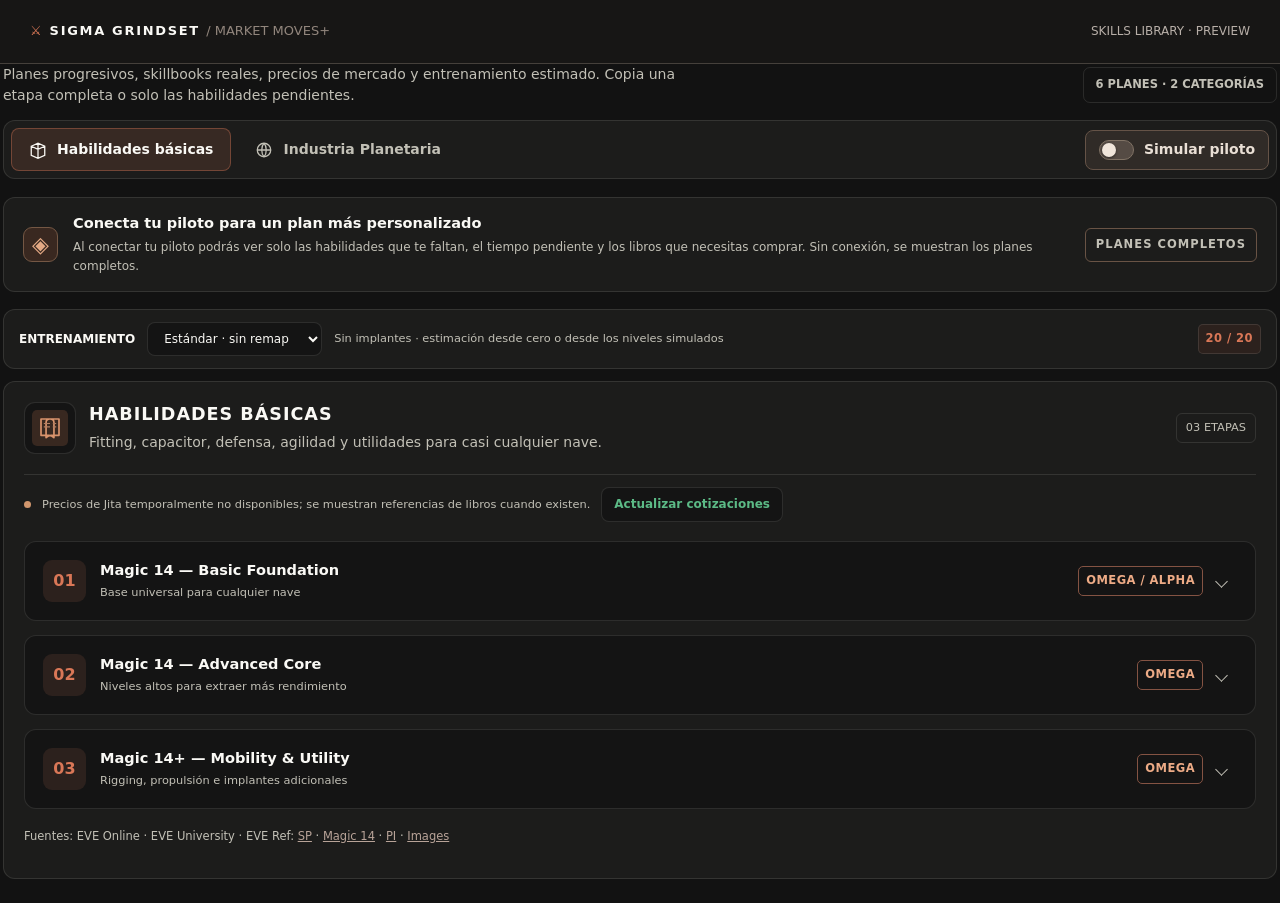
<file: src/skills_preview.html>
<!doctype html><html lang="es"><head><meta charset="utf-8"><meta name="viewport" content="width=device-width,initial-scale=1"><title>Market Moves+ | Skills</title><style>
:root{--bg:#121211;--panel:#201f1e;--card:#292725;--ink:#eee9e4;--muted:#aaa49e;--line:#494039;--accent:#da855d;--green:#81c7a0;--blue:#97b8d9;font-family:Inter,'Segoe UI',Arial,sans-serif;color:var(--ink);color-scheme:dark}*{box-sizing:border-box}body{margin:0;background:radial-gradient(ellipse at 70% -12%,#3d342d 0%,transparent 42%),linear-gradient(145deg,#171615,#0f1010);min-height:100vh}button{font:inherit;cursor:pointer}button:focus-visible,summary:focus-visible,input:focus-visible{outline:2px solid #e9ab87;outline-offset:3px}header{min-height:64px;border-bottom:1px solid #45403b;background:#181716ed;display:flex;align-items:center;justify-content:space-between;padding:0 max(24px,calc((100vw - 1220px)/2));gap:20px}.brand{font-weight:800;letter-spacing:.13em;font-size:13px}.brand span{color:var(--accent)}.top-right{display:flex;gap:12px;align-items:center;font-size:12px;color:#b8afa8}.top-right button{background:#302722;color:#eacbb5;border:1px solid #664838;border-radius:8px;padding:9px 14px}.wrap{max-width:1240px;margin:auto;padding:36px 24px 90px}.eyebrow{color:var(--accent);font-size:11.5px;font-weight:800;letter-spacing:.2em}.heading{display:flex;justify-content:space-between;align-items:end;gap:20px;margin:8px 0 25px}.heading h1{font-size:clamp(30px,4vw,44px);margin:8px 0;font-weight:800;letter-spacing:-.035em}.heading p{color:#b9b1aa;line-height:1.55;margin:0;max-width:690px}.badge{border:1px solid #5a5047;border-radius:7px;color:#d4b99f;font-size:11.5px;font-weight:800;padding:8px 12px;white-space:nowrap}.layout{display:grid;grid-template-columns:235px minmax(0,1fr);gap:18px}.sidebar,.main{border:1px solid #433d37;background:#1e1c1bdb;border-radius:15px;box-shadow:0 12px 38px #0005}.sidebar{padding:17px;height:max-content}.side-title{font-size:11.5px;letter-spacing:.14em;color:#908880;font-weight:800;margin:8px 8px 15px}.tab{display:flex;gap:12px;align-items:center;width:100%;text-align:left;background:none;border:1px solid transparent;color:#c2bbb5;border-radius:9px;padding:13px 11px;margin-bottom:7px;font-weight:650}.tab svg{width:21px;height:21px;flex:none}.tab.active{color:#f2d6c7;background:linear-gradient(90deg,#503023,#302422);border-color:#85513c}.tab:not(.active):hover{background:#2b2927}.sidebar-note{margin-top:24px;border-top:1px solid #403b37;padding:17px 9px 4px;color:#a99f97;font-size:12px;line-height:1.65}.main{padding:23px}.category-head{display:flex;align-items:center;gap:13px;padding-bottom:22px;border-bottom:1px solid #49423d}.skillbook{width:52px;height:52px;object-fit:contain;border-radius:11px;background:#372822;border:1px solid #6c4a3c;padding:7px}.category-head h2{margin:0;font-size:21px}.category-head p{margin:6px 0 0;color:#a9a29c;font-size:13px}.category-head .count{margin-left:auto;color:var(--muted);font-size:12px}.steps{display:grid;gap:12px;margin-top:19px}details{border:1px solid #49413c;border-radius:11px;background:#252322;overflow:hidden}details[open]{border-color:#87543e;background:#272422}summary{list-style:none;cursor:pointer;display:grid;grid-template-columns:42px minmax(0,1fr) auto 16px;gap:14px;align-items:center;padding:18px}summary::-webkit-details-marker{display:none}.num{display:grid;place-items:center;border-radius:9px;background:#39302b;color:#ebb18c;font-weight:800;height:42px}.step-heading strong{display:block;font-size:15px}.step-heading small{display:block;color:#a6a09a;margin-top:5px;line-height:1.4}.step-meta{display:flex;gap:8px;align-items:center}.pill{border:1px solid #5d554f;color:#c5bab0;border-radius:5px;padding:5px 7px;font-size:11.5px;font-weight:800;text-transform:uppercase;letter-spacing:.04em}.pill.omega{border-color:#845343;color:#edab86}.pill.alpha{border-color:#396453;color:#9fe1b7}.chev{width:8px;height:8px;border-right:2px solid #d5a27f;border-bottom:2px solid #d5a27f;transform:rotate(45deg)}details[open] .chev{transform:rotate(225deg)}.content{padding:0 19px 20px;border-top:1px solid #433c36}.content>p{color:#c5bcb5;font-size:13px;line-height:1.7;max-width:790px}.stats{display:grid;grid-template-columns:repeat(3,minmax(0,1fr));gap:11px;margin:17px 0}.stat{background:#1e1c1b;border:1px solid #443d36;padding:13px;border-radius:9px}.stat small{color:#aaa199;display:block;font-size:11.5px;margin-bottom:7px}.stat strong{font-size:14px}.content-grid{display:grid;grid-template-columns:minmax(0,1.1fr) minmax(240px,.9fr);gap:15px}.copybox,.notes{border:1px solid #494039;border-radius:10px;background:#191817}.boxhead{display:flex;align-items:center;gap:12px;justify-content:space-between;padding:13px 15px;border-bottom:1px solid #3b3530}.boxhead b{font-size:12px}.copy{border:1px solid #86543e;background:#493024;color:#ffdac6;padding:8px 12px;border-radius:7px;font-size:12px;font-weight:750}.copy:hover{background:#67402f}.copy.alt{background:#242b27;color:#a1ddbb;border-color:#456c55}.skills-text{padding:14px 16px;margin:0;font:12px/1.8 Consolas,'Courier New',monospace;color:#e5ddd6;white-space:pre-wrap;overflow-wrap:anywhere;max-height:340px;overflow:auto}.notes{padding:17px}.notes b{display:block;color:#edd0bb;font-size:13px;margin-bottom:12px}.notes p,.notes li{font-size:12px;color:#bdb4ac;line-height:1.65}.notes ul{padding-left:17px}.alert{border-left:3px solid #d58662;background:#392b25;padding:11px 12px;color:#e6c0aa;font-size:12px;line-height:1.55;margin-top:14px}.footline{display:flex;justify-content:space-between;align-items:center;gap:12px;margin-top:15px;flex-wrap:wrap;font-size:11.5px;color:#9e958f}.footer{margin-top:20px;font-size:12px;color:#918880;text-align:center}.mobile-tip{display:none}@media(max-width:900px){.layout{grid-template-columns:1fr}.sidebar{display:flex;gap:8px;align-items:center;flex-wrap:wrap}.side-title{width:100%;margin:0 6px}.tab{width:auto;margin:0}.sidebar-note{margin:0;padding:4px;border:0}.content-grid{grid-template-columns:1fr}}@media(max-width:610px){header{padding:12px 18px}.top-right{display:none}.wrap{padding:25px 13px}.main{padding:13px}.heading{display:block}.badge{display:inline-block;margin-top:12px}.stats{grid-template-columns:1fr}.step-meta .pill:nth-child(2){display:none}summary{grid-template-columns:35px minmax(0,1fr) auto 10px;gap:7px;padding:12px}.num{height:35px}.step-heading strong{font-size:13px}.step-heading small{font-size:11.5px}.category-head .count{display:none}.content{padding:0 12px 14px}}

.connection{display:grid;grid-template-columns:minmax(0,1fr) auto;gap:15px;align-items:center;border:1px solid #72503c;border-radius:13px;padding:17px 20px;background:linear-gradient(115deg,#302720,#211e1c);margin:0 0 20px;box-shadow:0 10px 30px #0003}
.connection strong{font-size:15px;display:block;margin-bottom:5px}.connection p{font-size:12px;color:#c5b7ab;line-height:1.55;margin:0}.connection button{background:#ad6748;border:1px solid #c5815d;color:#fff3eb;padding:11px 18px;border-radius:9px;font-weight:750;white-space:nowrap}.connection button:hover{background:#c27954}
.connection.demo{border-color:#477660;background:linear-gradient(115deg,#23392e,#1d2420)}.connection.demo button{background:#2b4537;border-color:#4a775c}
.progressline{display:flex;align-items:center;justify-content:space-between;gap:15px;margin:13px 0 5px;font-size:12px;color:#b9aba0}.progressbar{height:5px;background:#3e3933;border-radius:8px;overflow:hidden}.progressbar i{display:block;height:100%;background:#89c8a0;transition:width .2s ease}.plan-filter{font-size:12px;color:#9fd5b2;font-weight:650;display:block;margin-top:7px}.pill.done{color:#94dab2;border-color:#41634d}.stat strong.green{color:#a3d9ae}
@media(max-width:670px){.connection{grid-template-columns:1fr}.connection button{width:100%}}

/* Skills v2: identical main-column hierarchy and dark theme, no side navigation. */
:root{--panel:#201e1d;--surface:#252321;--border:#46403b}
.wrap{max-width:1330px;padding:29px 28px 75px}
.heading{margin-bottom:22px}.heading h1{font-size:38px}.heading p{max-width:760px}
.category-strip{display:flex;align-items:center;gap:8px;padding:9px 11px;background:#171615ea;border:1px solid #4c443d;border-radius:12px;margin:0 0 18px;box-shadow:0 8px 28px #0005}
.category-strip .strip-home{flex:0 0 34px;height:34px;display:grid;place-items:center;color:#aea298;background:#2b2725;border-radius:8px;border:1px solid #50443b}
.category-strip .tabs{display:flex;gap:7px;flex:1;min-width:0;flex-wrap:wrap}
.category-strip .tab{margin:0;width:auto;padding:10px 17px;gap:10px;white-space:nowrap}
.category-strip .tab svg{height:18px;width:18px}
.category-strip .tools{display:flex;align-items:center;gap:9px}
.category-strip .lang-btn,.category-strip .tiny-btn{background:#282522;border:1px solid #4b423b;color:#d8c6b9;font-weight:750;border-radius:8px;font-size:12px;padding:10px 12px}
.category-strip .lang-btn.active{background:#513224;border-color:#905b3d;color:#fbe2d3}
.main{min-width:0;padding:25px 28px}
.category-head{padding-bottom:20px}.category-head h2{font-size:20px;letter-spacing:.055em}
.category-head .count{border:1px solid #5b4a41;padding:6px 9px;border-radius:6px}
.steps{gap:14px}.steps>details{border-radius:12px}.steps>details[open]{border-color:#986146}
.steps>details>summary{min-height:77px;grid-template-columns:43px minmax(0,1fr) auto 20px}
.content{padding:19px 20px 21px}.content>p{margin-top:0}
.stack-title{font-size:11.5px;font-weight:850;letter-spacing:.12em;color:#df9c79;margin:0 0 11px;display:flex;align-items:center;gap:9px}
.stats{grid-template-columns:repeat(4,minmax(0,1fr))}.stat{min-height:72px}.stat.highlight{border-color:#956347;background:#332721;box-shadow:inset 0 0 0 1px #81513950}
.content-grid{grid-template-columns:minmax(0,1.09fr) minmax(275px,.91fr);margin-top:12px}
.notes{padding:17px 18px}.notes ul{margin-bottom:8px}
.copybox{overflow:hidden}.copybox .skills-text{max-height:320px}.copybox .copy-actions{display:flex;gap:7px;align-items:center;flex-wrap:wrap}
.plan-name-row{padding:12px 15px;border-bottom:1px solid #39312e;display:grid;grid-template-columns:1fr auto;gap:12px;align-items:center;color:#a7a09a;font-size:11.5px}
.plan-name-row strong{display:block;font-size:13px;color:#e8cfbd;margin-bottom:5px}
.books-panel{margin-top:17px;border:1px solid #4a403a;border-radius:11px;background:#1d1b1a;padding:16px}
.books-panel .book-intro{display:flex;align-items:center;justify-content:space-between;gap:13px;margin-bottom:13px;flex-wrap:wrap}
.books-panel .book-intro p{font-size:11.5px;color:#a69d95;margin:2px 0;max-width:670px;line-height:1.5}
.book-items{display:grid;grid-template-columns:repeat(3,minmax(0,1fr));gap:8px}
.book-card{min-width:0;display:grid;grid-template-columns:34px 1fr;align-items:center;gap:9px;background:#292523;border:1px solid #4b413a;border-radius:9px;padding:9px}
.book-card img,.skill-mini{image-rendering:auto;height:33px;width:33px;object-fit:contain;background:#171616;border:1px solid #4c3d36;border-radius:6px;padding:3px}
.book-card .book-name{font-size:11.5px;font-weight:750;line-height:1.3;color:#e7d8ce;overflow-wrap:anywhere}
.book-card .book-price{display:block;margin-top:4px;color:#91d1ad;font-size:11.5px;font-weight:700;letter-spacing:.01em}
.book-card .book-sub{display:block;color:#938a81;font-size:11.5px;margin-top:2px}
.detail-panel{margin-top:17px}.skill-list{border:1px solid #4b413a;border-radius:10px;overflow:hidden;background:#1d1c1b}
.skill-row{border:0;border-bottom:1px solid #3d3732;border-radius:0;background:none}.skill-row:last-child{border-bottom:0}.skill-row[open]{background:#272321;border-color:#76513e}
.skill-row>summary{padding:12px 15px;display:grid;grid-template-columns:35px minmax(0,1fr) auto 13px;align-items:center;gap:10px}
.skill-row .skill-label{min-width:0}.skill-row .skill-label b{display:block;font-size:13px}.skill-row .skill-label small{font-size:11.5px;display:block;margin-top:4px;color:#a9a19c}
.skill-row .level{background:#3a2d28;color:#edb38c;border:1px solid #604536;border-radius:6px;padding:5px 8px;font-size:11.5px;font-weight:800;white-space:nowrap}
.skill-row .trained{background:#294535;color:#9fddb8;border-color:#426d55}
.skill-description{padding:0 16px 15px 60px;color:#c4b9b0;font-size:12px;line-height:1.7}
.skill-description p{margin:7px 0 10px}.skill-facts{display:flex;gap:8px;flex-wrap:wrap}.skill-facts span{border:1px solid #5c4c41;color:#c6aba0;border-radius:5px;font-size:11.5px;padding:5px 8px}
.skill-advise{border-left:2px solid #c27a56;padding:8px 11px;background:#342823;margin-top:10px}
.content .stat .value{font-variant-numeric:tabular-nums}.muted{color:#a99e93}.omega-note{color:#f0b391}
.connection{margin-bottom:17px;padding:16px 19px}.connection button{background:#a45e3d}
.model-bar{display:flex;justify-content:space-between;gap:12px;align-items:center;padding:12px 15px;margin:10px 0 12px;border:1px solid #4a4038;border-radius:10px;background:#262220;flex-wrap:wrap}
.model-bar .model-left{display:flex;align-items:center;gap:12px;flex-wrap:wrap}
.model-bar .model-left small{font-size:11.5px;color:#afa59e}
.model-bar select{background:#171716;color:#efe1d5;border:1px solid #5d4a41;border-radius:7px;padding:8px 12px;font-size:12px}
.model-bar .pill{font-size:11.5px}.model-bar .legend{color:#ad9e91;font-size:11.5px}
.remap-detail{display:block;font-size:11.5px;line-height:1.5;color:#ad9a8c;margin-top:4px}
.statusline{display:flex;gap:11px;align-items:center;flex-wrap:wrap;margin-top:12px;font-size:11.5px;color:#a69b90}
.statusline .dot{height:7px;width:7px;border-radius:50%;background:#d0966d;display:inline-block}
.source-links{font-size:11.5px;line-height:1.65;color:#998f85;margin-top:18px}
.source-links a{color:#b8a398}
.copy:disabled{opacity:.45;cursor:not-allowed}
@media(max-width:1050px){.book-items{grid-template-columns:repeat(2,minmax(0,1fr))}.content-grid{grid-template-columns:1fr}}
@media(max-width:750px){.wrap{padding:20px 12px 65px}.category-strip{flex-wrap:wrap}.category-strip .tools{margin-left:auto}.main{padding:15px}.stats{grid-template-columns:repeat(2,minmax(0,1fr))}.book-items{grid-template-columns:1fr}.heading h1{font-size:32px}.category-head .count{display:none}}
@media(max-width:480px){.stats{grid-template-columns:1fr 1fr}.step-meta{display:none}.steps>details>summary{grid-template-columns:35px minmax(0,1fr) 13px}.num{height:35px}.content{padding:15px 12px}.skill-row>summary{padding:11px 9px;gap:7px}.skill-description{padding-left:16px}.model-bar{align-items:flex-start}}

/* Preview: simulation in the same category subheader; language remains a global Setting. */
.category-strip .tools{margin-left:auto;flex:0 0 auto}
.category-strip .sim-toggle{display:inline-flex;align-items:center;justify-content:center;gap:10px;
  white-space:nowrap;min-height:40px;padding:7px 13px;color:#e9dfd5;background:#302b27;
  border:1px solid #655347;border-radius:10px;font-weight:700;font-size:12px}
.category-strip .sim-toggle:hover{border-color:#a9785e;background:#37302a}
.sim-switch-track{width:35px;height:20px;border-radius:99px;background:#554b44;border:1px solid #817365;
  display:block;position:relative;flex:none;transition:background .17s}
.sim-switch-thumb{position:absolute;left:2px;top:2px;width:14px;height:14px;border-radius:50%;
  background:#f0e5da;box-shadow:0 1px 3px #0007;transition:transform .17s}
.sim-toggle[aria-checked="true"]{background:#2e4035;border-color:#5c886d;color:#d7f4df}
.sim-toggle[aria-checked="true"] .sim-switch-track{background:#43815c;border-color:#67a47c}
.sim-toggle[aria-checked="true"] .sim-switch-thumb{transform:translateX(15px)}
.connection{grid-template-columns:36px minmax(0,1fr) auto;gap:14px}
.connection-icon{font-size:22px;color:#e4a984;height:35px;width:35px;display:grid;place-items:center;
  border:1px solid #745744;border-radius:9px;background:#392820}
.connection.demo .connection-icon{color:#a5dab7;border-color:#55765c;background:#293a2f}
.connection-status{font-size:11.5px;font-weight:850;letter-spacing:.09em;color:#c9ac93;
  border:1px solid #695345;padding:7px 10px;border-radius:6px;white-space:nowrap}
.connection.demo .connection-status{color:#a0dbb7;border-color:#508066}
@media(max-width:760px){.category-strip .tools{width:100%;margin-left:0}.category-strip .sim-toggle{width:100%}}
@media(max-width:650px){.connection{grid-template-columns:32px minmax(0,1fr)}.connection-status{grid-column:2;justify-self:start}}

/* A book already injected into the pilot is not a new purchase. */
.book-card.book-owned .book-price{color:var(--green)}
.book-card.book-owned{border-color:rgba(129,199,160,.3)}

/* Accessible minimum typography for Skills (no micro-text under 11.5 px).
   Completed training is a clear success state, not just a stage number. */
.plan.is-complete{border-color:rgba(109,190,145,.55)!important}
.plan.is-complete>summary{background:linear-gradient(90deg,rgba(62,108,78,.22),transparent 70%)}
.plan.is-complete>summary .step-heading>strong{color:#c8f1d6}
.plan.is-complete>summary .step-heading>small{color:#9edbb5;font-weight:600}
.plan.is-complete>summary .num{background:#2d513e;color:#d0f6dd}
.plan>summary .step-meta .pill.done{display:inline-flex!important;align-items:center;justify-content:center;white-space:nowrap;gap:5px;line-height:1.3;font-size:11.5px}
.plan.is-complete>summary .step-meta .pill.done{background:rgba(54,112,72,.28);border-color:#52946e;color:#c4f0d1}
@media(max-width:670px){.plan>summary .step-meta .pill.done{font-size:11.5px;white-space:normal;text-align:center;max-width:140px}}


/* Connected pilot is automatically personalized; demonstration cannot override real skills. */
.sim-toggle:disabled{cursor:default;opacity:1;background:#294033;border-color:#6ba17e;color:#ddf7e5}
.sim-toggle:disabled:hover{background:#294033;border-color:#6ba17e}


/* All embedded visuals inherit the live Market Moves+ design tokens.
   These are populated by the sandbox bridge; fallbacks only support standalone preview. */
:root{
  --mm-txt:#faf9f5;--mm-mut:#c2c0b6;--mm-dim:#9c9a92;
  --mm-line:rgba(222,220,209,.12);--mm-line2:rgba(222,220,209,.14);
  --mm-clay:#d97757;--mm-ion:#d6d4cb;--mm-gain:#5cba86;--mm-loss:#e8746c;
  --mm-surface-card:rgba(21,21,21,.9);--mm-surface-panel:rgba(30,30,29,.96);
  --mm-r-sm:8px;--mm-r-md:12px;--mm-r-lg:18px;
  --mm-font:ui-sans-serif,system-ui,-apple-system,"Segoe UI",sans-serif;--mm-size:16px;
  --ink:var(--mm-txt);--muted:var(--mm-mut);--line:var(--mm-line);
  --panel:var(--mm-surface-panel);--card:var(--mm-surface-card);
  --accent:var(--mm-clay);--green:var(--mm-gain);
  font-family:var(--mm-font);font-size:var(--mm-size);color:var(--mm-txt);
}
html.mm-light{color-scheme:light}
html:not(.mm-light){color-scheme:dark}
body{background:transparent!important;color:var(--mm-txt)!important;font-family:var(--mm-font)!important;font-size:var(--mm-size)!important;line-height:1.55}
.wrap{max-width:none!important;padding:0 3px 24px!important}
.eyebrow,.heading h1,.category-strip .strip-home{display:none!important}
.heading{align-items:center;margin:0 0 15px!important;gap:14px}
.heading p{color:var(--mm-mut)!important;font:400 .88rem/1.5 var(--mm-font)!important;max-width:76ch}
.badge,.category-head .count{border-color:var(--mm-line)!important;color:var(--mm-mut)!important;background:transparent!important}
.category-strip,.main,.connection,.model-bar,.books-panel,.detail-panel,.copybox,.notes,.stat,.book-card,.skill-list{
  box-shadow:none!important;border-radius:var(--mm-r-md)!important;
  border-color:var(--mm-line)!important;
}
.category-strip,.model-bar,.connection,.main,.books-panel,.skill-list,.copybox,.notes{
  background:var(--mm-surface-panel)!important;color:var(--mm-txt)!important;
}
.main{padding:20px!important}
.category-strip{padding:7px!important;gap:8px}
.category-strip .tabs{gap:6px}
.category-strip .tab{border-radius:var(--mm-r-sm);font:650 .82rem/1.35 var(--mm-font);color:var(--mm-mut)!important}
.category-strip .tab.active{background:color-mix(in srgb,var(--mm-clay) 14%,transparent)!important;border-color:color-mix(in srgb,var(--mm-clay) 38%,transparent)!important;color:var(--mm-txt)!important}
.category-strip .tab:hover{background:color-mix(in srgb,var(--mm-txt) 7%,transparent)!important}
.sim-toggle,.model-bar select,.copy,.category-strip .tiny-btn,.category-strip .lang-btn{
  font-family:var(--mm-font)!important;border-radius:var(--mm-r-sm)!important
}
.model-bar select{background:var(--mm-surface-card)!important;color:var(--mm-txt)!important;border-color:var(--mm-line)!important}
.connection,.model-bar,.stat,.book-card,.step-heading,.notes,.copybox,.books-panel{
  color:var(--mm-txt)!important;
}
.stat,.book-card,.steps>details,.skill-row{background:var(--mm-surface-card)!important;border-color:var(--mm-line)!important}
.steps>details,.skill-list{border-radius:var(--mm-r-md)!important}
.steps>details[open],.skill-row[open]{border-color:color-mix(in srgb,var(--mm-clay) 44%,var(--mm-line))!important}
.steps>details>summary,.skill-row>summary{color:var(--mm-txt)!important}
.step-heading strong,.category-head h2,.skill-label b,.connection strong,.book-name,.book-card .book-name,.notes b{
  color:var(--mm-txt)!important;font-family:var(--mm-font)!important
}
.step-heading small,.category-head p,.content>p,.connection p,.connection .connection-status,
.stats small,.stat small,.skill-row .skill-label small,.book-sub,.book-card .book-sub,
.notes p,.notes li,.source-links,.footline,.statusline,.model-bar small,.model-bar .legend,.heading p{
  color:var(--mm-mut)!important
}
.category-head,.content,.boxhead,.plan-name-row,.skill-list,.skill-row{border-color:var(--mm-line)!important}
.num,.level,.skill-row .level,.model-bar .pill{
  border-color:var(--mm-line)!important;
  background:color-mix(in srgb,var(--mm-clay) 12%,var(--mm-surface-card))!important;
  color:var(--mm-clay)!important;
}
.copy,.connection button:not(:disabled){background:color-mix(in srgb,var(--mm-clay) 15%,var(--mm-surface-panel))!important;color:var(--mm-txt)!important;border-color:var(--mm-line)!important}
.copy.alt{background:var(--mm-surface-card)!important;color:var(--mm-gain)!important}
.skills-text,.skill-description,.skill-description p{color:var(--mm-txt)!important}
.skill-facts span{color:var(--mm-mut)!important;border-color:var(--mm-line)!important}
.detail-panel,.books-panel,.model-bar,.connection{background:var(--mm-surface-panel)!important}
.skillbook,.book-card img,.skill-mini{background:var(--mm-surface-card)!important;border-color:var(--mm-line)!important}
.stack-title,.step-heading .pill.omega,.book-price,.book-card .book-price{color:var(--mm-clay)!important}
.book-card.book-owned .book-price{color:var(--mm-gain)!important}
.plan.is-complete .step-heading strong,.plan.is-complete .step-heading small{color:var(--mm-gain)!important}
.book-card,.stat{min-height:0}
.footer{display:none!important}
/* B.3: the sandboxed Skills frame cannot inherit CSS classes from its parent;
   it uses the same neutral 9px / 1.75px disclosure arrow locally. */
.steps>details>summary>.chev,.skill-row>summary>.chev{
  flex:none;width:9px;height:9px;
  border-right:1.75px solid var(--mm-mut);border-bottom:1.75px solid var(--mm-mut);
  transform:rotate(45deg);transition:transform .18s ease;
}
.steps>details[open]>summary>.chev,.skill-row[open]>summary>.chev{
  transform:rotate(225deg);
}
@media(prefers-reduced-motion:reduce){
  .steps>details>summary>.chev,.skill-row>summary>.chev{transition:none}
}
@media(max-width:750px){
  .wrap{padding:0 1px 18px!important}
  .main{padding:12px!important}
  .category-strip{flex-wrap:wrap}
  .heading{flex-wrap:wrap}
}


/* The embedded Skills view uses Market Moves+ typographic scale.
   Dynamic --mm-font/--mm-size/--mm-* values come from the parent bridge. */
:root{--mm-type-caption:.71rem;--mm-type-body:.875rem;--mm-type-title:1.1rem}
.category-head h2,.step-heading strong,.connection strong{
  font-family:var(--mm-font)!important;
  font-size:var(--mm-type-title)!important;line-height:1.3!important
}
.step-heading strong,.connection strong{font-size:.91rem!important}
.category-head p,.heading p,.content>p,.notes p,.notes li,.skill-description p,
.book-card .book-name,.category-strip .tab,.sim-label{
  font-family:var(--mm-font)!important;
  font-size:var(--mm-type-body)!important;line-height:1.48!important
}
.category-head .count,.stack-title,.stat small,.step-heading small,.model-bar small,
.model-bar .legend,.book-card .book-sub,.book-card .book-price,.statusline{
  font-family:var(--mm-font)!important;
  font-size:var(--mm-type-caption)!important;
  line-height:1.4!important
}
</style></head><body>
<header><div class="brand"><span>⚔</span> SIGMA GRINDSET <span style="color:#92867d;font-weight:500;letter-spacing:0"> / MARKET MOVES+</span></div><div class="top-right"><span>SKILLS LIBRARY · PREVIEW</span></div></header>
<div class="wrap">
 <div class="eyebrow" id="eyebrow">PILOT DEVELOPMENT / SKILL PLANS</div>
 <div class="heading"><div><h1>SKILLS <span style="color:#dd986e">LIBRARY</span></h1><p id="lead"></p></div><span class="badge" id="planCount">6 PLANS · 2 CATEGORIES</span></div>
 <nav class="category-strip" aria-label="Skills categories">
  <span class="strip-home" aria-hidden="true">⌂</span>
  <div class="tabs"><button class="tab active" type="button" data-tab="core" aria-pressed="true"><svg viewBox="0 0 24 24" fill="none" stroke="currentColor" stroke-width="1.7"><path d="M3 7l9-4 9 4v12l-9 4-9-4zM12 3v20M3 7l9 4 9-4"/></svg><span>Core Skills</span></button><button class="tab" type="button" data-tab="pi" aria-pressed="false"><svg viewBox="0 0 24 24" fill="none" stroke="currentColor" stroke-width="1.7"><circle cx="12" cy="12" r="9"/><path d="M3 12h18M12 3c4 4 4 14 0 18M12 3c-4 4-4 14 0 18"/></svg><span>Planetary Industry</span></button></div>
  <div class="tools">
    <button type="button" id="tryDemo" class="sim-toggle" role="switch" aria-checked="false" aria-label="Simular piloto">
      <span class="sim-switch-track" aria-hidden="true"><span class="sim-switch-thumb"></span></span>
      <span class="sim-label" id="simToggleLabel">Simular piloto</span>
    </button>
  </div>
 </nav>
 <section class="connection" id="connection"><span class="connection-icon" aria-hidden="true">◈</span><div><strong id="connectionTitle"></strong><p id="connectionText"></p></div><span class="connection-status" id="connectionStatus"></span></section>
 <div class="model-bar"><div class="model-left"><b id="timeModelTitle" style="font-size:12px"></b><select id="timeProfile" aria-label="Training attributes profile"><option value="balanced"></option><option value="remap"></option></select><small id="trainingNote"></small></div><span class="pill" id="remapPill">20 / 20</span></div>
 <main class="main"><div class="category-head"><img class="skillbook" alt="Skillbook de EVE Online" src="https://images.evetech.net/types/3426/icon?size=64" onerror="this.onerror=null;this.src=window.eveFallback||''"><div><h2 id="catTitle"></h2><p id="catDesc"></p></div><span class="count" id="stagesCount">03 STAGES</span></div><div class="statusline"><span class="dot"></span><span id="esiStatus"></span><button class="copy alt" id="refreshPrices" type="button"></button></div><div class="steps" id="steps"></div><p class="source-links" id="sources"></p></main>
 <div class="footer">MARKET MOVES+ · SKILLS MODULE · VISUAL PREVIEW</div>
</div><script>
const core=[
{title:'Magic 14 — Basic Foundation',label:'FUNDAMENTOS',desc:'El punto de partida para prácticamente cualquier nave.',intro:'Los catorce fundamentos mejoran el CPU, powergrid, capacitor, movilidad, defensa y velocidad de adquisición de objetivos. Conviene combinar estas habilidades con las necesarias para las naves y actividades que realmente usas.',books:'≈ 1,000,000 ISK',clone:'Omega*',time:'Estimación según atributos',list:`CPU Management V\nPower Grid Management V\nCapacitor Systems Operation IV\nCapacitor Management IV\nEvasive Maneuvering IV\nSpaceship Command IV\nNavigation IV\nWarp Drive Operation III\nHull Upgrades IV\nMechanics IV\nShield Management IV\nShield Operation IV\nSignature Analysis III\nLong Range Targeting III`,alpha:`CPU Management V\nPower Grid Management V\nCapacitor Systems Operation III\nCapacitor Management IV\nEvasive Maneuvering III\nSpaceship Command IV\nNavigation IV\nWarp Drive Operation III\nHull Upgrades IV\nMechanics IV\nShield Management IV\nShield Operation IV\nSignature Analysis III\nLong Range Targeting III`,notes:['Los mejores niveles de CPU y Power Grid facilitan encajar módulos.','Capacitor y navegación mejoran la autonomía, el desplazamiento y el alineamiento.','La versión exacta supera los límites Alpha en dos habilidades.']},
{title:'Magic 14 — Advanced Core',label:'ESPECIALIZACIÓN',desc:'Lleva los fundamentos a niveles altos para mayor rendimiento.',intro:'Continúa desde la etapa anterior con más niveles V: mejor velocidad y agilidad, mayor capacidad y recuperación del capacitor, más vida útil y una adquisición de objetivos más cómoda. Las bonificaciones son por habilidad; no existe un porcentaje único de mejora global.',books:'Sin libros nuevos*',clone:'Omega',time:'Estimación según atributos',list:`Evasive Maneuvering V\nSpaceship Command V\nCapacitor Systems Operation V\nCapacitor Management V\nHull Upgrades V\nMechanics V\nNavigation V\nShield Management V\nShield Operation V\nSignature Analysis IV\nLong Range Targeting IV\nWarp Drive Operation IV`,notes:['Navigation IV → V: +5 puntos porcentuales de velocidad subwarp sobre la base.','Capacitor Management IV → V: +5 puntos porcentuales de capacidad sobre la base.','Los niveles V consumen la mayor parte del tiempo de entrenamiento.']},
{title:'Magic 14+ — Mobility & Utility',label:'AVANZADO',desc:'Completa las metas restantes y añade habilidades prácticas.',intro:'Termina el Magic 14 y añade rigging, propulsión, overheat, implantes, cloaking y mejoras de fitting. Estos extras NO forman parte del Magic 14 original y conviene priorizarlos según la nave.',books:'Variable · libros adicionales',clone:'Omega',time:'Estimación según atributos',list:`Signature Analysis V\nLong Range Targeting V\nWarp Drive Operation V\nJury Rigging III\nAstronautics Rigging IV\nAfterburner IV\nAcceleration Control IV\nHigh Speed Maneuvering IV\nFuel Conservation IV\nCybernetics IV\nArmor Layering IV\nShield Upgrades IV\nEnergy Grid Upgrades IV\nThermodynamics IV\nCloaking IV\nAdvanced Spaceship Command IV`,notes:['Cybernetics IV amplía las opciones de implantes.','Thermodynamics permite sobrecalentar módulos compatibles.','Cloaking y las habilidades de propulsión facilitan fittings de viaje y exploración; algunas naves o módulos necesitan otros prerrequisitos.']}
];
const pi=[
{title:'PI — 5 Planets',label:'OPERATIVO',desc:'Cinco colonias y Command Centers nivel IV.',intro:'Con Interplanetary Consolidation IV puedes administrar cinco planetas. Command Center Upgrades IV mejora la capacidad de las instalaciones; Remote Sensing III y Planetology IV permiten evaluar las zonas de recursos antes de colocar extractores.',books:'≈ 2.3 M ISK + Science',clone:'Omega',time:'Estimación según atributos',list:`Science IV\nRemote Sensing III\nPlanetology IV\nCommand Center Upgrades IV\nInterplanetary Consolidation IV`,notes:['Interplanetary Consolidation IV: un planeta base + cuatro adicionales.','Command Center Upgrades IV habilita mayor capacidad de CPU y powergrid de las colonias.','Science IV se incluye porque es prerrequisito de Planetology; su libro puede ya estar entrenado.']},
{title:'PI — Better Scanning',label:'PRECISIÓN',desc:'Optimiza la lectura de recursos sin ampliar aún a seis colonias.',intro:'Aumenta la precisión del mapa planetario y la distancia a la que puedes escanear. Esta etapa es opcional: mejora las decisiones de extracción, no la producción por sí sola.',books:'≈ 10 M ISK adicional',clone:'Omega',time:'Estimación según atributos',list:`Remote Sensing IV\nAdvanced Planetology IV`,notes:['Remote Sensing IV: escaneo remoto hasta 7 años luz.','Advanced Planetology IV mejora la resolución de la lectura de recursos.','Advanced Planetology requiere Planetology IV, ya incluido en la etapa anterior.']},
{title:'PI — Maximum Development',label:'MÁXIMO',desc:'Seis colonias, Command Centers V y escaneo máximo.',intro:'Completa la progresión de capacidad y escaneo planetario. La sexta colonia y el Command Center V son las mejoras operativas principales; maxear todas las habilidades de escaneo es opcional.',books:'≈ 12.3 M ISK conjunto*',clone:'Omega',time:'Estimación según atributos',list:`Interplanetary Consolidation V\nCommand Center Upgrades V\nPlanetology V\nRemote Sensing V\nAdvanced Planetology V`,notes:['Interplanetary Consolidation V permite operar seis planetas.','Command Center Upgrades V desbloquea la mayor capacidad disponible para la colonia.','El coste indicado es el conjunto aproximado de los cinco libros de Planet Management, sin Science.']}
];

const demoSkills={'CPU Management':5,'Power Grid Management':5,'Capacitor Systems Operation':3,'Capacitor Management':4,'Evasive Maneuvering':3,'Spaceship Command':4,'Navigation':4,'Warp Drive Operation':3,'Hull Upgrades':4,'Mechanics':4,'Shield Management':3,'Shield Operation':3,'Signature Analysis':3,'Long Range Targeting':3,'Science':4,'Remote Sensing':3,'Planetology':3,'Command Center Upgrades':4,'Interplanetary Consolidation':3};
const levels={I:1,II:2,III:3,IV:4,V:5}, roman=['','I','II','III','IV','V'];
const knownRanks={'CPU Management':1,'Power Grid Management':1,'Capacitor Systems Operation':1,'Capacitor Management':3,'Evasive Maneuvering':2,'Spaceship Command':1,'Navigation':1,'Warp Drive Operation':1,'Hull Upgrades':2,'Mechanics':1,'Shield Management':3,'Shield Operation':1,'Signature Analysis':1,'Long Range Targeting':2,'Science':1,'Remote Sensing':1,'Planetology':3,'Command Center Upgrades':4,'Interplanetary Consolidation':4,'Advanced Planetology':5};
const attributeNames={164:['Carisma','Charisma'],165:['Inteligencia','Intelligence'],166:['Memoria','Memory'],167:['Percepción','Perception'],168:['Voluntad','Willpower']};
const descriptions={
'CPU Management':['Aumenta la capacidad de CPU de todas tus naves un 5 % por nivel. A nivel V tienes +25 % respecto al CPU base: más margen para equipar módulos exigentes.','Increases ship CPU output by 5% per level. Level V gives +25% of base CPU, helping fit demanding modules.'],
'Power Grid Management':['Aumenta el powergrid disponible un 5 % por nivel. A nivel V equivale a +25 % de PG base, útil para propulsión y armamento de mayor consumo.','Increases ship powergrid output by 5% per level. Level V gives +25% of base PG, useful for propulsion and power-hungry fits.'],
'Capacitor Systems Operation':['Reduce un 5 % por nivel el tiempo de recarga del capacitor. Ayuda a mantener módulos activos durante más tiempo.','Reduces capacitor recharge time by 5% per level, improving sustained active-module use.'],
'Capacitor Management':['Aumenta un 5 % por nivel la capacidad total del capacitor. A nivel V representa +25 % del capacitor base.','Increases total capacitor capacity by 5% per level; level V adds 25% of base capacitor.'],
'Evasive Maneuvering':['Mejora un 5 % por nivel la agilidad de la nave. Se nota al girar y alinearse para entrar en warp; no aumenta directamente la velocidad de warp.','Improves ship agility by 5% per level, helping turning and warp alignment; it does not directly boost warp speed.'],
'Spaceship Command':['Mejora un 2 % por nivel la agilidad general. Ayuda a reducir el tiempo de alineamiento en viajes y maniobras de evasión.','Improves general ship agility by 2% per level, helping alignment and evasive maneuvering.'],
'Navigation':['Aumenta un 5 % por nivel la velocidad de la nave sin warp. Ejemplo: si una nave tiene 500 m/s de velocidad base, nivel V aporta +125 m/s antes de otros modificadores.','Increases sub-warp speed by 5% per level. For a 500 m/s base speed ship, level V adds 125 m/s before other modifiers.'],
'Warp Drive Operation':['Reduce el coste de capacitor para iniciar warp en un 10 % por nivel. Facilita atravesar sistemas enormes; no aumenta la velocidad de vuelo en warp.','Reduces capacitor needed to initiate warp by 10% per level. Helpful in very large systems; does not increase travel-in-warp speed.'],
'Hull Upgrades':['Aumenta un 5 % por nivel los puntos de vida del blindaje. También es requisito de algunos módulos de tanque T2.','Increases armor hit points by 5% per level and unlocks requirements for some T2 armor modules.'],
'Mechanics':['Aumenta un 5 % por nivel los puntos de vida de la estructura de la nave, añadiendo supervivencia básica.','Increases structure hit points by 5% per level, improving basic survivability.'],
'Shield Management':['Aumenta un 5 % por nivel los puntos de vida del escudo. A nivel V: +25 % de capacidad de escudo base.','Increases shield hit points by 5% per level; level V provides +25% of base shield capacity.'],
'Shield Operation':['Reduce un 5 % por nivel el tiempo de recarga del escudo. Mejora la recuperación pasiva de escudo.','Reduces shield recharge time by 5% per level, strengthening passive shield regeneration.'],
'Signature Analysis':['Mejora un 5 % por nivel la rapidez de adquisición de objetivos. Sirve al fijar NPC, amenazas o blancos móviles.','Improves targeting speed by 5% per level, helping lock NPCs, threats and moving targets.'],
'Long Range Targeting':['Aumenta un 5 % por nivel la distancia máxima a la que puedes fijar objetivos. Útil para naves de apoyo y combate a distancia.','Increases targeting range by 5% per level; useful for support and long-range combat.'],
'Jury Rigging':['Habilidad básica para instalar rigs; algunos rigs especializados requieren niveles superiores o habilidades adicionales.','General rig installation skill; specialized rigs can require higher levels or additional rigging skills.'],
'Astronautics Rigging':['Permite instalar rigs de navegación compatibles y reduce las penalizaciones pertinentes de los rigs de esta especialidad.','Enables compatible navigation rigs and reduces the relevant drawbacks of astronautics rigs.'],
'Afterburner':['Habilidad de propulsión que ayuda a utilizar afterburners de forma más eficiente en viajes, exploración y combates.','Propulsion skill supporting more efficient afterburner use in travel, exploration and combat.'],
'Acceleration Control':['Aumenta la mejora de velocidad proporcionada por afterburners y microwarpdrives; no incrementa por sí sola la velocidad base.','Improves the velocity bonus from afterburners and microwarpdrives, rather than the ship’s base speed.'],
'High Speed Maneuvering':['Permite usar microwarpdrives y mejora su demanda de capacitor al entrenarla. Útil para salir rápido de una zona peligrosa.','Enables microwarpdrives and improves their capacitor efficiency, useful for escaping dangerous grids.'],
'Fuel Conservation':['Reduce el uso de capacitor de los afterburners por nivel, ayudando a mantener propulsión durante más tiempo.','Reduces afterburner capacitor consumption per level, allowing longer propulsion use.'],
'Cybernetics':['Desbloquea implantes de atributos y otros implantes de mayor categoría. Los implantes compatibles permiten entrenar más rápido.','Unlocks higher-grade attribute and other implants; suitable implants can accelerate skill training.'],
'Armor Layering':['Reduce la penalización de masa aplicada por placas de armadura, mejorando el movimiento de fits con placas.','Reduces the mass drawback from armor plates, improving movement for plated fits.'],
'Shield Upgrades':['Reduce la necesidad de powergrid de determinados módulos de mejora de escudo y abre opciones de fitting.','Reduces powergrid demand of certain shield upgrade modules and opens fitting options.'],
'Energy Grid Upgrades':['Habilita y mejora el uso de ciertos módulos de ingeniería energética, facilitando algunos ajustes del fitting.','Supports access to energy-grid engineering modules, improving fitting flexibility.'],
'Thermodynamics':['Permite sobrecalentar módulos compatibles para conseguir rendimiento adicional durante intervalos cortos, con acumulación de daño térmico.','Enables overheating compatible modules for short performance bursts while accumulating heat damage.'],
'Cloaking':['Habilita dispositivos de camuflaje según sus requisitos. Es útil para travel, exploración y ciertas naves especializadas.','Unlocks cloaking devices according to module requirements, useful for travel, exploration and specialized ships.'],
'Advanced Spaceship Command':['Mejora el manejo y desbloquea requisitos de naves avanzadas específicas; no es indispensable para todas las naves.','Supports handling and skill requirements for certain advanced ships; not required for every hull.'],
'Science':['Fundamento científico necesario para Planetology y otros estudios. En PI se entrena como prerrequisito.','Core science prerequisite for Planetology and other studies; trained here to unlock PI skills.'],
'Remote Sensing':['Permite escanear recursos planetarios desde la distancia. Nivel III: hasta 5 años luz; IV: 7; V: 9.','Enables remote planet resource surveys. Level III: up to 5 light-years; IV: 7; V: 9.'],
'Planetology':['Mejora la interpretación del mapa de recursos de cada planeta, ayudando a colocar cabezales extractores con más criterio.','Improves planetary resource-map interpretation, helping position extractor heads more effectively.'],
'Command Center Upgrades':['Mejora la capacidad disponible de CPU y powergrid de los Command Centers; nivel IV permite colonias más complejas y V alcanza el máximo.','Increases planetary Command Center CPU and powergrid capability; IV supports more complex colonies and V is the maximum.'],
'Interplanetary Consolidation':['Cada nivel permite una colonia adicional sobre el planeta base. Nivel IV: cinco planetas; nivel V: seis.','Each level allows one extra colony beyond the first planet. Level IV: five planets; level V: six.'],
'Advanced Planetology':['Mejora todavía más la precisión de las mediciones de recursos planetarios. Requiere Planetology IV y es opcional para comenzar a producir.','Further improves planetary resource survey precision. Requires Planetology IV; optional for beginning PI production.']
};
const i18n={
es:{marketReference:'JITA / BASE',alreadyLearned:'Libro aprendido',referencePrice:'Precio base · referencia',pendingQuote:'Cotización pendiente',includesReference:'incluye referencias',lead:'Planes progresivos, skillbooks reales, precios de mercado y entrenamiento estimado. Copia una etapa completa o solo las habilidades pendientes.',count:'6 PLANES · 2 CATEGORÍAS',demoTitle:'Conecta tu piloto para un plan más personalizado',demoText:'Al conectar tu piloto podrás ver solo las habilidades que te faltan, el tiempo pendiente y los libros que necesitas comprar. Sin conexión, se muestran los planes completos.',demoAction:'Simular piloto',demoTitleOn:'Así se verían tus planes personalizados',demoTextOn:'Vista de ejemplo: niveles y progreso simulados. No se ha conectado ningún piloto real. Desactiva el interruptor para recuperar las listas completas.',demoActionOn:'Simular piloto',timeTitle:'ENTRENAMIENTO',balanced:'Estándar · sin remap',remap:'Remap recomendado',timeNote:'Sin implantes · estimación desde cero o desde los niveles simulados',coreDesc:'Fitting, capacitor, defensa, agilidad y utilidades para casi cualquier nave.',piDesc:'Colonias planetarias, capacidad de Command Center y lectura de recursos.',stages:'03 ETAPAS',esiStarting:'Buscando precios de skillbooks en Jita 4-4…',esiReady:'Cotizaciones de Jita 4-4 actualizadas',esiOffline:'Precios de Jita temporalmente no disponibles; se muestran referencias de libros cuando existen.',esiPartial:'Consultando cotizaciones de skillbooks en Jita 4-4…',refresh:'Actualizar cotizaciones',clone:'CLON',books:'LIBROS DE HABILIDAD',duration:'TIEMPO ESTÁNDAR',optDuration:'TIEMPO CON REMAP',trainingFromZero:'Desde 0 SP por habilidad',trainLeft:'Entrenamiento restante simulado',progress:'Progreso de la etapa',complete:'completadas',remaining:'pendientes',copyTitle:'NOMBRE DEL PLAN',copyName:'Copiar título',copyPlan:'Copiar skills',copyPending:'Copiar pendientes',copyAlpha:'Copiar variante Alpha',alphaTime:'Tiempo Alpha',copied:'✓ Copiado',skillbookTitle:'SKILLBOOKS NECESARIOS',skillbookSub:'Precios de venta de Jita 4-4 cuando están disponibles. Las cifras marcadas como referencia son precios base, no cotizaciones de mercado.',market:'JITA 4-4',loading:'Consultando Jita…',noQuote:'Sin precio de Jita',reference:'Oferta más barata',detailTitle:'DETALLE DE HABILIDADES',detailSub:'Pulsa cualquier habilidad para consultar sus atributos, nivel y utilidad.',primary:'Primario',secondary:'Secundario',rank:'Multiplicador',requires:'Requiere',unknown:'Datos adicionales pendientes',trainInfo:'TIEMPO APROX.',noExact:'Calculando atributos',omega:'Requiere Omega',omegaBody:'Planetary Management requiere Omega. No existe una variante Alpha entrenable de este plan.',alphaNote:'La lista exacta excede los límites Alpha; la variante adaptada no incluye esos niveles restringidos.',skillDes:'QUÉ HACE EN JUEGO',skillDesc:'DESCRIPCIÓN',tips:'BENEFICIOS DE LA ETAPA',notice:'Los tiempos no incluyen prerrequisitos ajenos a la lista ni SP ya disponibles en un personaje real. Un remap debe valorarse para el plan global de entrenamiento.',remapSuggest:'Atributos sugeridos',remapUnavail:'Recomendación no disponible',remapWarning:'Valora el remap según el resto de habilidades que piensas entrenar.',all:'Total con precio',partial:'Cotizados',none:'Sin datos todavía',planComplete:'Etapa completada; no hay niveles pendientes.',source:'Fuentes: EVE Online · EVE University · EVE Ref',level:'Objetivo',ready:'Completada',stage:'ETAPA',filterHint:'Objetivos del plan; no altera tus listas guardadas en EVE.'},
en:{marketReference:'JITA / BASE',alreadyLearned:'Skillbook trained',referencePrice:'Base price · reference',pendingQuote:'Quote unavailable',includesReference:'includes reference prices',lead:'Progressive training plans with real skillbooks, market quotes and estimated training time. Copy a full stage or only the remaining skills.',count:'6 PLANS · 2 CATEGORIES',demoTitle:'Connect your pilot for a more personalized plan',demoText:'Connecting your pilot will show only the skills you still need, remaining training time, and any skillbooks you need to buy. Without a connection, full plans are shown.',demoAction:'Simulate pilot',demoTitleOn:'This is how your personalized plans could look',demoTextOn:'Example view: skill levels and progress are simulated. No real pilot is connected. Turn the switch off to restore the full plans.',demoActionOn:'Simulate pilot',timeTitle:'TRAINING',balanced:'Standard · no remap',remap:'Suggested remap',timeNote:'No implants · from zero or simulated existing levels',coreDesc:'Fitting, capacitor, defense, agility and utility across most ships.',piDesc:'Planetary colonies, Command Center capacity and resource surveys.',stages:'03 STAGES',esiStarting:'Checking Jita 4-4 skillbook prices…',esiReady:'Jita 4-4 quotes updated',esiOffline:'Jita prices are temporarily unavailable; reference book prices are shown where known.',esiPartial:'Fetching Jita 4-4 skillbook quotes…',refresh:'Refresh quotes',clone:'CLONE',books:'SKILLBOOKS',duration:'STANDARD TIME',optDuration:'REMAP TIME',trainingFromZero:'From zero SP per skill',trainLeft:'Simulated remaining training',progress:'Stage progress',complete:'complete',remaining:'remaining',copyTitle:'PLAN NAME',copyName:'Copy name',copyPlan:'Copy skills',copyPending:'Copy remaining',copyAlpha:'Copy Alpha variant',alphaTime:'Alpha time',copied:'✓ Copied',skillbookTitle:'REQUIRED SKILLBOOKS',skillbookSub:'Jita 4-4 sell quotes when available. Reference prices are skillbook base prices, not live market quotes.',market:'JITA 4-4',loading:'Checking Jita…',noQuote:'No Jita price',reference:'Lowest sell offer',detailTitle:'SKILL DETAILS',detailSub:'Select a skill to see its attributes, target level, and in-game benefits.',primary:'Primary',secondary:'Secondary',rank:'Training multiplier',requires:'Requires',unknown:'Additional details unavailable',trainInfo:'ESTIMATED TIME',noExact:'Calculating attributes',omega:'Omega required',omegaBody:'Planetary Management training requires Omega. There is no trainable Alpha variant of this plan.',alphaNote:'The exact list exceeds Alpha clone limits. The adjusted Alpha variant omits restricted levels.',skillDes:'IN-GAME EFFECT',skillDesc:'DESCRIPTION',tips:'STAGE BENEFITS',notice:'Training time excludes prerequisites outside this list and real character SP. Choose remaps based on your overall training roadmap.',remapSuggest:'Suggested attributes',remapUnavail:'Recommendation unavailable',remapWarning:'Consider the rest of your skill queue before remapping.',all:'Total quoted',partial:'Quoted',none:'No prices yet',planComplete:'Stage complete; no remaining levels.',source:'Sources: EVE Online · EVE University · EVE Ref',level:'Target',ready:'Completed',stage:'STAGE',filterHint:'Plan goals; this does not change your saved EVE skill plans.'}
};
const titles={core:[['Magic 14 — Basic Foundation','Magic 14 — Basic Foundation'],['Magic 14 — Advanced Core','Magic 14 — Advanced Core'],['Magic 14+ — Mobility & Utility','Magic 14+ — Mobility & Utility']],pi:[['PI — 5 Planets','PI — 5 Planets'],['PI — Better Scanning','PI — Better Scanning'],['PI — Maximum Development','PI — Maximum Development']]};
const planTranslation={core:[
{desc:'Base universal para cualquier nave',intro:'Fortalece fitting, movilidad, tanque y targeting. El objetivo es un núcleo práctico antes de especializar tu personaje.',notes:['CPU y Power Grid V ayudan a equipar módulos más exigentes.','El capacitor y la navegación mejoran la autonomía y el alineamiento.','Incluye un botón para la alternativa con límites Alpha.']},
{desc:'Niveles altos para extraer más rendimiento',intro:'Un segundo escalón con más habilidades al nivel V: mejores atributos de nave, más supervivencia y una experiencia de vuelo más fluida.',notes:['Navigation IV → V suma cinco puntos porcentuales al bonus de velocidad base.','Capacitor Management IV → V añade cinco puntos porcentuales de capacidad sobre la base.','Entrenar niveles V requiere considerablemente más SP.']},
{desc:'Rigging, propulsión e implantes adicionales',intro:'Completa las últimas metas del Magic 14 y añade habilidades fuera de esa lista: rigging, propulsión, overheating, implantes y camuflaje.',notes:['No es parte del Magic 14 estricto: es un paquete de soporte ampliado.','Cybernetics IV abre implantes más avanzados.','Cloaking y Thermodynamics aportan opciones situacionales valiosas.']}],
pi:[{desc:'Cinco colonias y Command Center IV',intro:'Desarrolla una base funcional de producción planetaria: cinco planetas, más recursos para instalaciones y herramientas básicas de escaneo.',notes:['Interplanetary Consolidation IV permite cinco planetas.','Command Center Upgrades IV aumenta los recursos de CPU y powergrid de cada colonia.','Science IV se incluye porque Planetology lo necesita.']},
{desc:'Mayor precisión del escaneo',intro:'Mejora la resolución de los mapas de extracción y aumenta la distancia para analizar planetas; no necesitas estos máximos para empezar.',notes:['Remote Sensing IV permite escanear hasta 7 años luz.','Advanced Planetology IV mejora la precisión de las lecturas.','Opcional si ya estás satisfecho con la productividad actual.']},
{desc:'Seis planetas y capacidad máxima',intro:'Completa el progreso de colonias y de escaneo, alcanzando seis planetas y la mayor capacidad de Command Center.',notes:['Interplanetary Consolidation V permite seis planetas.','Command Center Upgrades V alcanza la mayor capacidad de colonia.','Maxear el escaneo es opcional: priorízalo según tu actividad.']}]
};
const planEnglish={core:[
{desc:'Universal foundations for almost any ship',intro:'Strengthens fitting, mobility, tank and targeting as practical support before choosing a ship specialization.',notes:['CPU and Power Grid V help fit demanding modules.','Capacitor and navigation improve endurance and alignment.','An Alpha-limit alternative is available.']},
{desc:'Higher support levels for better performance',intro:'A second step with more skills at level V, bringing stronger ship attributes, survivability and smoother flying.',notes:['Navigation IV → V adds five percentage points to base speed bonus.','Capacitor Management IV → V adds five percentage points of base capacity.','Level V training takes significantly more SP.']},
{desc:'Additional rigging, propulsion and implants',intro:'Finishes the remaining Magic 14 goals and adds skills outside the original list: rigging, propulsion, overheating, implants and cloaking.',notes:['This is an extended package, not the strict Magic 14.','Cybernetics IV enables higher-grade implants.','Cloaking and Thermodynamics offer situational utility.']}],
pi:[{desc:'Five colonies and Command Center IV',intro:'Builds a functional PI foundation: five planets, more facility resources and basic scanning skills.',notes:['Interplanetary Consolidation IV enables five planets.','Command Center Upgrades IV raises colony CPU and powergrid capabilities.','Science IV is included as a Planetology prerequisite.']},
{desc:'More precise resource surveys',intro:'Improves extractor-map precision and remote survey distance; these upgrades are not mandatory to start PI.',notes:['Remote Sensing IV lets you scan up to 7 light-years away.','Advanced Planetology IV improves reading precision.','Optional if your current PI workflow is productive enough.']},
{desc:'Six planets and maximum capacity',intro:'Completes colony capacity and scanning progression, reaching six planets and maximum Command Center capability.',notes:['Interplanetary Consolidation V allows six planets.','Command Center Upgrades V maximizes colony resources.','Maximum scan training is optional; prioritize as needed.']}]
};
const parsedLines=str=>str.trim().split('\n').filter(Boolean).map(raw=>{const match=raw.match(/^(.*)\s+(I|II|III|IV|V)$/);return {name:match?.[1]||raw,level:levels[match?.[2]]||0,line:raw};});
const allNames=[...new Set([...core,...pi].flatMap(p=>parsedLines(p.list).map(s=>s.name)))];
/* Official EVE skill Type IDs; cached identity and attributes keep icons and training estimates usable when price lookup is unavailable. */
const SKILL_DATA={
  'CPU Management':{id:3426,rank:1,primary:165,secondary:166,referencePrice:30000},
  'Power Grid Management':{id:3413,rank:1,primary:165,secondary:166,referencePrice:30000},
  'Capacitor Systems Operation':{id:3417,rank:1,primary:165,secondary:166,referencePrice:60000},
  'Capacitor Management':{id:3418,rank:3,primary:165,secondary:166,referencePrice:200000},
  'Evasive Maneuvering':{id:3453,rank:2,primary:165,secondary:167,referencePrice:35000},
  'Spaceship Command':{id:3327,rank:1,primary:167,secondary:168,referencePrice:30000},
  'Navigation':{id:3449,rank:1,primary:165,secondary:167,referencePrice:30000},
  'Warp Drive Operation':{id:3455,rank:1,primary:165,secondary:167,referencePrice:45000},
  'Hull Upgrades':{id:3394,rank:2,primary:165,secondary:166,referencePrice:85000},
  'Mechanics':{id:3392,rank:1,primary:165,secondary:166,referencePrice:30000},
  'Shield Management':{id:3419,rank:3,primary:165,secondary:166,referencePrice:170000},
  'Shield Operation':{id:3416,rank:1,primary:165,secondary:166,referencePrice:55000},
  'Signature Analysis':{id:3431,rank:1,primary:165,secondary:166,referencePrice:100000},
  'Long Range Targeting':{id:3428,rank:2,primary:165,secondary:166,referencePrice:100000},
  'Jury Rigging':{id:26252,rank:2,primary:165,secondary:166,referencePrice:75000},
  'Astronautics Rigging':{id:26254,rank:3,primary:165,secondary:166,referencePrice:125000},
  'Afterburner':{id:3450,rank:1,primary:165,secondary:167},
  'Acceleration Control':{id:3452,rank:4,primary:165,secondary:167},
  'High Speed Maneuvering':{id:3454,rank:5,primary:165,secondary:167},
  'Fuel Conservation':{id:3451,rank:2,primary:165,secondary:167},
  'Cybernetics':{id:3411,rank:3,primary:165,secondary:166},
  'Armor Layering':{id:33078,rank:3,primary:165,secondary:166,referencePrice:1000000},
  'Shield Upgrades':{id:3425,rank:2,primary:165,secondary:166},
  'Energy Grid Upgrades':{id:3424,rank:2,primary:165,secondary:166},
  'Thermodynamics':{id:28164,rank:3,primary:165,secondary:166},
  'Cloaking':{id:11579,rank:6,primary:165,secondary:166},
  'Advanced Spaceship Command':{id:20342,rank:5,primary:167,secondary:168,referencePrice:50000000},
  'Science':{id:3402,rank:1,primary:165,secondary:166},
  'Remote Sensing':{id:13279,rank:1,primary:165,secondary:166,referencePrice:300000},
  'Planetology':{id:2406,rank:3,primary:165,secondary:166,referencePrice:1000000},
  'Command Center Upgrades':{id:2505,rank:4,primary:164,secondary:165,referencePrice:500000},
  'Interplanetary Consolidation':{id:2495,rank:4,primary:164,secondary:165,referencePrice:500000},
  'Advanced Planetology':{id:2403,rank:5,primary:165,secondary:166,referencePrice:10000000},
};

function getPreviewLanguage(){
  // Inside the isolated app the parent controls language; a sandbox has no storage.
  // The standalone preview may still read the saved setting when available.
  try{
    const saved=JSON.parse(localStorage.getItem('gestorVentas.ajustes.v1')||'null');
    const l=saved?.f?.langSel;
    return l==='en'?'en':'es';
  }catch(_){return 'es';}
}
const catalog=new Map(Object.entries(SKILL_DATA));const quotes=new Map();let current='core',lang=getPreviewLanguage(),demo=false,activeProfile='balanced',apiState='init',apiFailed=false,fetching=false;
const $=id=>document.getElementById(id),T=k=>i18n[lang]?.[k]??i18n.es[k]??k,locale=()=>lang==='es'?'es-ES':'en-US';
const money=v=>new Intl.NumberFormat(locale(),{maximumFractionDigits:0}).format(Math.round(v))+' ISK';
const icon=id=>Number(id)>0?`https://images.evetech.net/types/${Number(id)}/icon?size=64`:iconFallback;
const iconFallback='data:image/svg+xml;charset=UTF-8,'+encodeURIComponent('<svg xmlns="http://www.w3.org/2000/svg" viewBox="0 0 64 64"><rect width="64" height="64" rx="9" fill="#382820"/><path d="M16 16h16c5 0 7 3 7 6v27c-3-3-5-4-9-4H16V16zm32 0H32c-5 0-7 3-7 6v27c3-3 5-4 9-4h14V16z" fill="none" stroke="#d9936c" stroke-width="3" stroke-linejoin="round"/><path d="M21 24h11M21 30h11M37 24h6M37 30h6" stroke="#b17f63" stroke-width="2"/></svg>');
window.eveFallback=iconFallback;document.querySelectorAll('.category-head .skillbook').forEach(img=>{img.style.backgroundImage='url("'+iconFallback+'")';img.style.backgroundSize='cover';img.style.backgroundPosition='center';});
function imageBackup(img){
  // Public EVE image service first; the legacy image CDN is only a secondary fallback.
  // In an offline/sandbox preview neither external host may be available.
  img.style.backgroundImage='url("'+iconFallback+'")';
  img.style.backgroundSize='cover';img.style.backgroundPosition='center';
  const match=img.src.match(/\/types\/(\d+)\/icon/);const id=match&&Number(match[1]);
  let attempt=0;
  img.onerror=()=>{
    if(id&&attempt++===0){img.src='https://image.eveonline.com/Type/'+id+'_64.png';return;}
    img.onerror=null;img.src=iconFallback;
    img.title=lang==='es'?'Icono de EVE no disponible sin conexión':'EVE icon unavailable offline';
  };
  return img;
}
const esc=s=>String(s??'').replace(/[&<>"']/g,c=>({'&':'&amp;','<':'&lt;','>':'&gt;','"':'&quot;',"'":'&#39;'}[c]));
function planState(p){const all=parsedLines(p.list);const remaining=demo?all.filter(x=>(demoSkills[x.name]||0)<x.level):all;return {all,remaining,done:all.length-remaining.length};}
function makeButton(txt,cls='copy'){const b=document.createElement('button');b.type='button';b.className=cls;b.textContent=txt;return b;}
async function copyToClipboard(txt,b){if(!txt)return;try{await navigator.clipboard.writeText(txt);}catch(e){const el=document.createElement('textarea');el.value=txt;document.body.appendChild(el);el.select();document.execCommand('copy');el.remove();}const old=b.textContent;b.textContent=T('copied');setTimeout(()=>{b.textContent=old;},1100);}
const spThresholds=[0,250,1414,8000,45255,256000];
function spNeeded(skill){const r=catalog.get(skill.name)?.rank||knownRanks[skill.name];if(!r)return null;const oldLevel=demo?Math.min(skill.level,demoSkills[skill.name]||0):0;return Math.max(0,(spThresholds[skill.level]-spThresholds[oldLevel])*r);}
function attributePair(skill){const a=catalog.get(skill.name)||SKILL_DATA[skill.name];return a?.primary&&a?.secondary?[a.primary,a.secondary]:null;}
function timeMin(skill,attrs){const sp=spNeeded(skill);const pair=attributePair(skill);if(sp===null)return null;if(!pair){if(attrs)return null;return sp/30;}return sp/((attrs?.[pair[0]]??20)+((attrs?.[pair[1]]??20)/2));}
function bestRemap(skills){const arr=skills.map(x=>({sp:spNeeded(x),pair:attributePair(x)}));if(arr.some(x=>x.sp===null||!x.pair))return null;let best={mins:Infinity,attrs:null},ids=[164,165,166,167,168];function search(idx,remain,points){if(idx===5){if(remain)return;const attrs={};ids.forEach((id,i)=>attrs[id]=17+points[i]);const mins=arr.reduce((sum,x)=>sum+x.sp/(attrs[x.pair[0]]+attrs[x.pair[1]]/2),0);if(mins<best.mins)best={mins,attrs};return;}for(let n=0;n<=Math.min(10,remain);n++)search(idx+1,remain-n,[...points,n]);}search(0,14,[]);return best;}
function formatDuration(min){if(!Number.isFinite(min))return '—';const h=Math.ceil(min/60);const days=Math.floor(h/24);const hr=h%24;return days>0?(lang==='es'?`${days} d ${hr} h`:`${days}d ${hr}h`):`${h} h`;}
function durationState(skills){const remap=bestRemap(skills);let total=0,standardFull=true;for(const x of skills){const v=timeMin(x,null);if(v===null){standardFull=false;continue;}total+=v;}return {total:standardFull?total:null,remap};}
function planQuote(skills){let sum=0,seen=new Set(),count=0,refs=0,missing=0;for(const x of skills){if(seen.has(x.name))continue;seen.add(x.name);const live=quotes.get(x.name),base=catalog.get(x.name)?.referencePrice;const quote=Number.isFinite(live)?live:Number.isFinite(base)?base:null;if(quote!==null){sum+=quote;count++;if(!Number.isFinite(live))refs++;}else missing++;}return {sum,count,total:seen.size,refs,missing};}
function suggestedText(remap){if(!remap)return T('remapUnavail');const sorted=Object.entries(remap.attrs).filter(([id,val])=>val>17).sort((a,b)=>b[1]-a[1]);return T('remapSuggest')+': '+sorted.map(([id,val])=>attributeNames[id][lang==='es'?0:1]+' '+val).join(' · ');}
function quotedStat(q){return q.total===0?T('alreadyLearned'):q.count?`${q.refs?'≈ ':''}${money(q.sum)}${q.count<q.total?` · ${q.count}/${q.total}`:''}${q.refs?' · '+T('includesReference'):''}`:T('noQuote');}
function updateText(){
  document.documentElement.lang=lang;
  document.title=lang==='en'?'Market Moves+ | Skill Plans':'Market Moves+ | Planes de habilidades';
  const connected=typeof pilotConnected==='boolean'&&pilotConnected;
  $('lead').textContent=T('lead');
  document.querySelector('[data-tab="core"] span').textContent=lang==='en'?'Core Skills':'Habilidades básicas';
  document.querySelector('[data-tab="pi"] span').textContent=lang==='en'?'Planetary Industry':'Industria Planetaria';
  $('planCount').textContent=T('count');
  $('connectionTitle').textContent=connected?(lang==='en'?'Personalized plan for ':'Plan personalizado para ')+(typeof pilotName==='string'?pilotName:''):(demo?T('demoTitleOn'):T('demoTitle'));
  $('connectionText').textContent=connected?(lang==='en'?'Your trained skills were detected. The plans show only the levels still needed.':'Detectamos las habilidades de tu piloto. Los planes muestran únicamente los niveles pendientes.'):(demo?T('demoTextOn'):T('demoText'));
  $('simToggleLabel').textContent=connected?(lang==='en'?'Pilot connected':'Piloto conectado'):T('demoAction');
  $('tryDemo').setAttribute('aria-checked',String(connected||demo));
  $('tryDemo').setAttribute('aria-label',connected?(lang==='en'?'Connected pilot — personalized plans':'Piloto conectado — planes personalizados'):T('demoAction'));
  $('tryDemo').disabled=connected;
  $('connection').classList.toggle('demo',connected||demo);
  $('connectionStatus').textContent=connected?(lang==='en'?'PILOT CONNECTED':'PILOTO CONECTADO'):demo?(lang==='en'?'SIMULATED':'SIMULACIÓN'):(lang==='en'?'FULL PLANS':'PLANES COMPLETOS');$('timeModelTitle').textContent=T('timeTitle');$('timeProfile').options[0].textContent=T('balanced');$('timeProfile').options[1].textContent=T('remap');$('timeProfile').value=activeProfile;$('trainingNote').textContent=T('timeNote');$('refreshPrices').textContent=T('refresh');$('stagesCount').textContent=T('stages');$('catTitle').textContent=current==='core'?(lang==='en'?'CORE SKILLS':'HABILIDADES BÁSICAS'):(lang==='en'?'PLANETARY INDUSTRY':'INDUSTRIA PLANETARIA');$('catDesc').textContent=T(current==='core'?'coreDesc':'piDesc');$('sources').innerHTML=`${esc(T('source'))}: <a href="https://developers.eveonline.com/docs/guides/useful-formulae/" target="_blank" rel="noopener">SP</a> · <a href="https://wiki.eveuniversity.org/The_Magic_14" target="_blank" rel="noopener">Magic 14</a> · <a href="https://wiki.eveuniversity.org/Skills:Planet_Management" target="_blank" rel="noopener">PI</a> · <a href="https://developers.eveonline.com/docs/services/image-server/" target="_blank" rel="noopener">Images</a>`;updateStatus();}
function updateStatus(){const msg=apiState==='loading'?T('esiPartial'):apiFailed?T('esiOffline'):apiState==='ready'?T('esiReady'):T('esiStarting');$('esiStatus').textContent=msg;}
function fillSkillDetail(sk){const meta=catalog.get(sk.name)||{},pair=attributePair(sk),rank=meta.rank||knownRanks[sk.name];const intro=descriptions[sk.name]?.[lang==='es'?0:1]||T('unknown');const seen=demo?(demoSkills[sk.name]||0):0;const mins=timeMin(sk,null);const detail= document.createElement('div');detail.className='skill-description';const p=document.createElement('p');p.textContent=intro;detail.append(p);const facts=document.createElement('div');facts.className='skill-facts';const entries=[[T('level'),roman[sk.level]],[T('rank'),rank?rank+'×':'—'],[T('primary'),pair?attributeNames[pair[0]][lang==='es'?0:1]:'—'],[T('secondary'),pair?attributeNames[pair[1]][lang==='es'?0:1]:'—'],[T('trainInfo'),mins===null?T('noExact'):formatDuration(mins)]];for(const [k,v]of entries){const x=document.createElement('span');x.textContent=k+': '+v;facts.append(x);}detail.append(facts);if(demo&&seen>=sk.level){const done=document.createElement('p');done.style.color='#93d6a9';done.textContent=T('ready');detail.append(done);}return detail;}
function renderSkillRow(sk){const row=document.createElement('details');row.className='skill-row';const trained=demo&&(demoSkills[sk.name]||0)>=sk.level;const summary=document.createElement('summary');const im=document.createElement('img');im.className='skill-mini';im.src=icon(catalog.get(sk.name)?.id);im.alt='';im.loading='lazy';imageBackup(im);const label=document.createElement('span');label.className='skill-label';const b=document.createElement('b');b.textContent=sk.name;const small=document.createElement('small');small.textContent=T('skillDes')+' · '+(knownRanks[sk.name]||catalog.get(sk.name)?.rank||'—')+'×';label.append(b,small);const lvl=document.createElement('span');lvl.className='level'+(trained?' trained':'');lvl.textContent=trained?'✓ '+roman[sk.level]:roman[sk.level];const chev=document.createElement('span');chev.className='chev';summary.append(im,label,lvl,chev);row.append(summary);row.addEventListener('toggle',()=>{if(row.open&&!row.querySelector('.skill-description'))row.append(fillSkillDetail(sk));});return row;}
function bookCard(sk){const m=catalog.get(sk.name);const b=document.createElement('div');b.className='book-card';const img=document.createElement('img');img.src=icon(m?.id);img.alt=sk.name;img.loading='lazy';imageBackup(img);const info=document.createElement('div');const name=document.createElement('span');name.className='book-name';name.textContent=sk.name;const price=document.createElement('span');price.className='book-price';const quote=quotes.get(sk.name);const base=m?.referencePrice;const owned=demo&&(demoSkills[sk.name]||0)>0;price.textContent=owned?money(0):Number.isFinite(quote)?money(quote):Number.isFinite(base)?'≈ '+money(base):apiState==='loading'?T('loading'):T('noQuote');const sub=document.createElement('span');sub.className='book-sub';sub.textContent=owned?T('alreadyLearned'):Number.isFinite(quote)?T('market'):Number.isFinite(m?.referencePrice)?T('referencePrice'):T('pendingQuote');if(owned)b.classList.add('book-owned');info.append(name,price,sub);b.append(img,info);return b;}
function buildStats(p,skills,remaining,clone){const q=planQuote(demo?skills.filter(x=>!(demoSkills[x.name]>0)):skills);const d=durationState(remaining);const stats=document.createElement('div');stats.className='stats';const opts=[[T('clone'),clone],[T('books'),quotedStat(q)],[T('duration'),d.total!==null?formatDuration(d.total):'—'],[T('optDuration'),d.remap?formatDuration(d.remap.mins):'—']];for(let i=0;i<opts.length;i++){let x=document.createElement('div');x.className='stat'+((i===2&&activeProfile==='balanced')||(i===3&&activeProfile==='remap')?' highlight':'');let cap=document.createElement('small');cap.textContent=opts[i][0];let val=document.createElement('strong');val.className='value'+(i===1?' green':'');val.textContent=opts[i][1];x.append(cap,val);if(i===3){let extra=document.createElement('span');extra.className='remap-detail';extra.textContent=suggestedText(d.remap);x.append(extra);}stats.append(x);}return stats;}
function renderPlan(p,i,type){const s=planState(p),personalized=demo||(typeof pilotConnected==='boolean'&&pilotConnected),completed=personalized&&s.all.length>0&&s.done===s.all.length,texts=(lang==='es'?planTranslation:planEnglish)[type][i],clone=type==='pi'?T('omega'):p.clone==='Omega*'?(lang==='es'?'Omega · variante Alpha':'Omega · Alpha variant'):T('omega');const d=document.createElement('details');d.className='plan';if(completed)d.classList.add('is-complete');const sum=document.createElement('summary');const num=document.createElement('span');num.className='num';num.textContent=String(i+1).padStart(2,'0');const label=document.createElement('span');label.className='step-heading';const strong=document.createElement('strong');strong.textContent=titles[type][i][lang==='es'?0:1];const small=document.createElement('small');small.textContent=completed?(lang==='es'?'Todas las habilidades del plan están completadas.':'All skills in this plan are completed.'):texts.desc;label.append(strong,small);const meta=document.createElement('span');meta.className='step-meta';const pill=document.createElement('span');pill.className='pill omega';pill.textContent=type==='pi'?'OMEGA':p.clone==='Omega*'?'OMEGA / ALPHA':'OMEGA';meta.append(pill);if(personalized){const prog=document.createElement('span');prog.className='pill done';prog.textContent=completed?(lang==='es'?'✓ PLAN COMPLETADO · 100 %':'✓ PLAN COMPLETE · 100%'):Math.round(s.done/s.all.length*100)+'%';meta.append(prog);}const chev=document.createElement('span');chev.className='chev';sum.append(num,label,meta,chev);d.append(sum);const content=document.createElement('div');content.className='content';const intro=document.createElement('p');intro.textContent=texts.intro;content.append(intro);if(type==='pi'){const notice=document.createElement('div');notice.className='alert';notice.textContent=T('omegaBody');content.append(notice);}else if(p.alpha){const notice=document.createElement('div');notice.className='alert';notice.textContent=T('alphaNote');content.append(notice);}if(personalized){const pg=document.createElement('div');pg.className='progressline';const st=document.createElement('span');st.textContent=T('progress');const val=document.createElement('b');val.textContent=`${s.done}/${s.all.length} ${T('complete')}`;pg.append(st,val);const bar=document.createElement('div');bar.className='progressbar';const fill=document.createElement('i');fill.style.width=(100*s.done/s.all.length)+'%';bar.append(fill);content.append(pg,bar);}content.append(buildStats(p,s.all,s.remaining,clone));const grid=document.createElement('div');grid.className='content-grid';const box=document.createElement('div');box.className='copybox';const cap=document.createElement('div');cap.className='plan-name-row';const capName=document.createElement('span');const capTitle=document.createElement('small');capTitle.textContent=T('copyTitle');const capB=document.createElement('strong');capB.textContent=titles[type][i][0];capName.append(capTitle,capB);const nameB=makeButton(T('copyName'),'copy alt');nameB.addEventListener('click',()=>copyToClipboard(titles[type][i][0],nameB));cap.append(capName,nameB);const boxHead=document.createElement('div');boxHead.className='boxhead';const headB=document.createElement('b');headB.textContent=personalized?T('copyPending'):T('copyPlan');const actions=document.createElement('span');actions.className='copy-actions';const copyPlan=makeButton(personalized?T('copyPending'):T('copyPlan'));copyPlan.disabled=personalized&&!s.remaining.length;copyPlan.addEventListener('click',()=>copyToClipboard(s.remaining.map(x=>x.line).join('\n'),copyPlan));actions.append(copyPlan);if(p.alpha){const aSkills=parsedLines(p.alpha),aSP=aSkills.reduce((sum,skill)=>sum+(spNeeded(skill)||0),0);const aMins=aSP/15;const alpha=makeButton(T('copyAlpha')+' · '+formatDuration(aMins),'copy alt');alpha.title=T('alphaTime')+': '+formatDuration(aMins);alpha.addEventListener('click',()=>copyToClipboard(p.alpha,alpha));actions.append(alpha);}boxHead.append(headB,actions);const pre=document.createElement('pre');pre.className='skills-text';pre.textContent=s.remaining.length?s.remaining.map(x=>x.line).join('\n'):T('planComplete');box.append(cap,boxHead,pre);const notes=document.createElement('div');notes.className='notes';const nb=document.createElement('b');nb.textContent=T('tips');const ul=document.createElement('ul');texts.notes.forEach(note=>{const li=document.createElement('li');li.textContent=note;ul.append(li);});const alert=document.createElement('div');alert.className='alert';alert.textContent=T('notice');notes.append(nb,ul,alert);grid.append(box,notes);content.append(grid);
const books=document.createElement('section');books.className='books-panel';const bkTop=document.createElement('div');bkTop.className='book-intro';const left=document.createElement('div');const bkTitle=document.createElement('h3');bkTitle.className='stack-title';bkTitle.textContent=T('skillbookTitle');const psub=document.createElement('p');psub.textContent=T('skillbookSub');left.append(bkTitle,psub);const badge=document.createElement('span');badge.className='pill';badge.textContent=apiState==='ready'&&!apiFailed?T('market'):T('marketReference');bkTop.append(left,badge);books.append(bkTop);const bkGrid=document.createElement('div');bkGrid.className='book-items';const seen=new Set();s.all.forEach(sk=>{if(seen.has(sk.name))return;seen.add(sk.name);bkGrid.append(bookCard(sk));});books.append(bkGrid);content.append(books);
const section=document.createElement('section');section.className='detail-panel';const sectitle=document.createElement('h3');sectitle.className='stack-title';sectitle.textContent=T('detailTitle');const help=document.createElement('p');help.className='muted';help.style.fontSize='12px';help.textContent=T('detailSub');const list=document.createElement('div');list.className='skill-list';s.all.forEach(sk=>list.append(renderSkillRow(sk)));section.append(sectitle,help,list);content.append(section);d.append(content);return d;}
let lastRenderedType='';
function render(){
 const openPlans=lastRenderedType===current?[...$('steps').children].map((x,i)=>x.open?i:-1).filter(i=>i>=0):[];
 updateText();document.querySelectorAll('[data-tab]').forEach(x=>{const sel=x.dataset.tab===current;x.classList.toggle('active',sel);x.setAttribute('aria-pressed',String(sel));});
 const cards=(current==='core'?core:pi).map((p,i)=>renderPlan(p,i,current));openPlans.forEach(i=>{if(cards[i])cards[i].open=true;});$('steps').replaceChildren(...cards);lastRenderedType=current;
 {const suggested=bestRemap((current==='core'?core:pi).flatMap(p=>planState(p).remaining)); const top=suggested?Object.entries(suggested.attrs).filter(([,v])=>v>17).sort((a,b)=>b[1]-a[1]).slice(0,2).map(([id,v])=>attributeNames[id][lang==='es'?0:1].slice(0,3).toUpperCase()+' '+v).join(' / '):'—'; $('remapPill').textContent=activeProfile==='balanced'?'20 / 20':top;}
}
const esiBase='https://esi.evetech.net/latest';const groupESI=10000002,stationJita=60003760;let refreshSeq=0,pausedUntil=0;const PRICE_PAGES=4;
async function esiJSON(path,options){if(Date.now()<pausedUntil)throw new Error('Market temporarily unavailable');const u=new URL(esiBase+path);u.searchParams.set('compatibility_date','2026-10-01');const response=await fetch(u.href,{mode:'cors',cache:'no-store',signal:AbortSignal.timeout(9000),...options});if(response.status===420||response.status===429){pausedUntil=Date.now()+60000;throw new Error('Market temporarily unavailable');}if(!response.ok)throw new Error('Market HTTP '+response.status);return response.json();}
async function resolveCatalog(){const resp=await esiJSON('/universe/ids/?datasource=tranquility',{method:'POST',headers:{'Content-Type':'application/json'},body:JSON.stringify(allNames)});const ids=new Map((resp.inventory_types||[]).map(x=>[x.name,x.id]));for(const name of allNames){const id=ids.get(name);if(id)catalog.set(name,{...(catalog.get(name)||{}),id});}return ids;}
async function resolveType(name){const id=catalog.get(name)?.id;if(!id)return;const payload=await esiJSON(`/universe/types/${id}/?datasource=tranquility`);const dogma=Object.fromEntries((payload.dogma_attributes||[]).map(x=>[x.attribute_id,x.value]));const previous=catalog.get(name)||{};const v={...previous,id,rank:dogma[275]||dogma[280]||previous.rank||knownRanks[name],primary:dogma[180]||previous.primary,secondary:dogma[181]||previous.secondary};catalog.set(name,v);}
async function resolveQuote(name){const id=catalog.get(name)?.id;if(!id)return;let candidates=[],page=1;while(page<=PRICE_PAGES){const u=`/markets/${groupESI}/orders/?datasource=tranquility&order_type=sell&type_id=${id}&page=${page}`;const orders=await esiJSON(u);candidates.push(...orders.filter(x=>x.location_id===stationJita&&x.is_buy_order===false&&Number.isFinite(x.price)).map(x=>x.price));if(orders.length<1000)break;page++;}quotes.set(name,candidates.length?Math.min(...candidates):null);}
function scheduleQueue(names,asyncFn,concurrency=4){let cursor=0;return Promise.all(Array.from({length:Math.min(concurrency,names.length)},async()=>{while(cursor<names.length){if(Date.now()<pausedUntil)return;const i=cursor++;try{await asyncFn(names[i]);}catch(e){apiFailed=true;}}}));}
async function loadESI(force=false){if(fetching||Date.now()<pausedUntil)return;fetching=true;apiFailed=false;apiState='loading';updateStatus();const nonce=++refreshSeq;try{if(allNames.some(name=>!catalog.get(name)?.id))await resolveCatalog();await scheduleQueue(allNames,async name=>{if(!force&&quotes.has(name))return;await resolveQuote(name);},3);if(nonce===refreshSeq){apiState='ready';render();}}catch(e){apiFailed=true;apiState='offline';render();}finally{fetching=false;updateStatus();}}
$('tryDemo').addEventListener('click',()=>{if(typeof pilotConnected==='boolean'&&pilotConnected)return;demo=!demo;render();});document.querySelectorAll('[data-tab]').forEach(b=>b.addEventListener('click',()=>{current=b.dataset.tab;render();}));$('timeProfile').addEventListener('change',e=>{activeProfile=e.target.value;render();});$('refreshPrices').addEventListener('click',()=>loadESI(true));render();loadESI();
</script></body></html>
</file>
